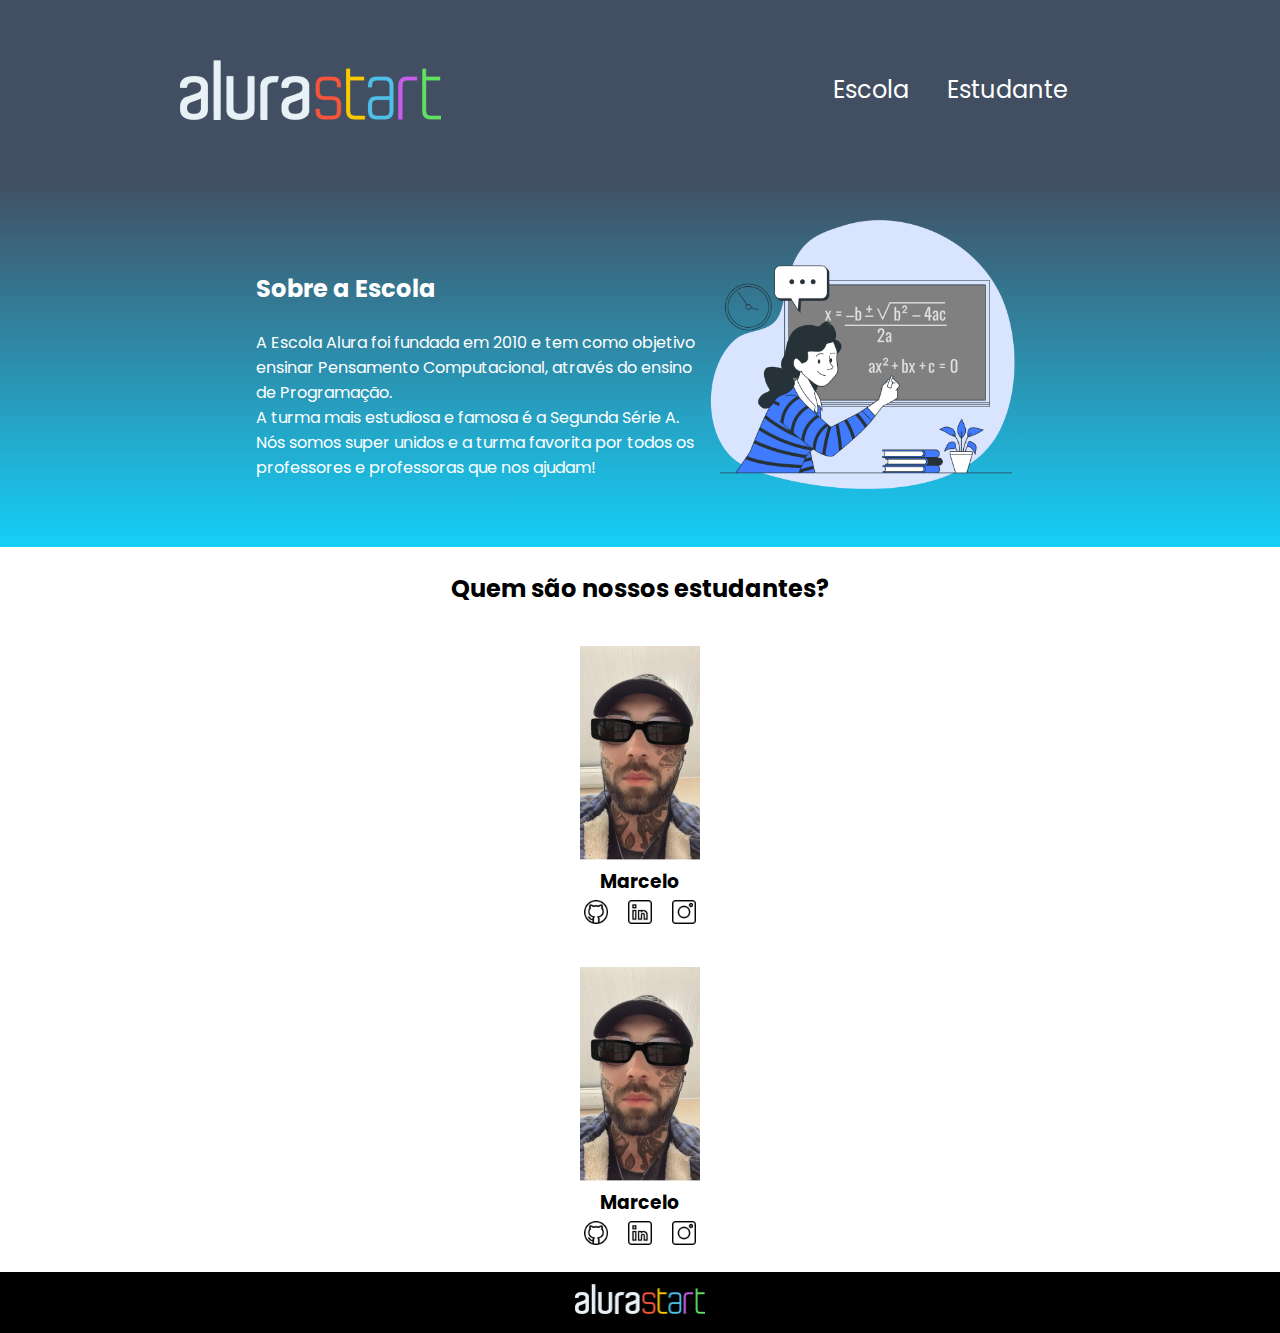
<file: index.html>
<!DOCTYPE html>
<html lang="en">
    <head>
        <meta charset="UTF-8">
        <meta http-equiv="X-UA-Compatible" content="IE=edge">
        <meta name="viewport" content="width=device-width, initial-scale=1.0">
        <title>Equipe Alura Start</title>
        <link rel="stylesheet" href="style.css">
        <link rel="preconnect" href="https://fonts.googleapis.com">
        <link rel="preconnect" href="https://fonts.gstatic.com" crossorigin>
        <link href="https://fonts.googleapis.com/css2?family=Poppins&display=swap" rel="stylesheet">
    </head>
<body>
    <header class="cabecalho">
        <img class="cabecalho imagem" src="alurastart logo 1.png" alt="logo da alura start">
        <ul class="cabecalho-lista-item">
            <li class="cabecalho-lista-item">Escola</li>
            <li class="cabecalho-lista-item">Estudante</li>
        </ul>
    </header>
    <section class="escola">
        <div class="escola-div-conteudo">
            <h2 class="escola-titulo">Sobre a Escola</h2>
            <p class="escola-texto-um">A Escola Alura foi fundada em 2010 e tem como objetivo ensinar Pensamento Computacional, através do ensino de  Programação.</p>
            <p class="escola-texto-dois">A turma mais estudiosa e famosa é a Segunda Série A. Nós somos super unidos e a turma favorita por todos os professores e professoras que nos ajudam!</p>
        </div>
        <img class="escola-imagem" src="Formula-bro.png" alt="Professora no quadro">
    </section>
   
    <section class="estudante">
        <h2 class="estudante-titulo">Quem são nossos estudantes?</h2>
        <div class="estudante-div">
     <img class="estudante-imagem" src="Marcelo.jpeg" alt="foto do marcelo">
                 <h3 class="estudante-nome">Marcelo</h3>
                 <img class="estudante-icone" src="github.png" alt="icone github">
                 <img class="estudante-icone" src="linkedin.png" alt="icone linkedin">
                 <img class="estudante-icone" src="instagram.png" alt="icone instagram">
        </div>
        <div class="estudante-div">
     <img class="estudante-imagem" src="Marcelo.jpeg" alt="foto do marcelo">
                 <h3 class="estudante-nome">Marcelo</h3>
                 <img class="estudante-icone" src="github.png" alt="icone github">
                 <img class="estudante-icone" src="linkedin.png" alt="icone linkedin">
                 <img class="estudante-icone" src="instagram.png" alt="icone instagram">
        </div>
</section>
<footer class="rodape">
    <img class="rodape-imagem"src="alurastart logo 1.png" alt="logo da alura start">
    </footer>

</body>
</html>
</file>
<file: style.css>
*{
    margin: 0;
    padding: 0;
}

body {
    font-family: 'Poppins', sans-serif;
}

.cabecalho {
    background-color: #424E61;
    color: white;
    display: flex;
    justify-content: space-around;
    align-items: center;
    padding: 24px 0;
}

.escola{
    background-image: #424E61;
    color:rgb(255, 255, 255);
    display: flex;
    justify-content: space-around;
    padding: 24px 0;
}

.cabecalho-imagem{
    width: 20%;
}

.cabecalho-lista-item{
    display: inline-block;
    margin: 0 16px;
    padding: 24px 0;
    font-size: 24px;
}

.escola-imagem{
    width: 25%;
}

.escola{
    background-image: linear-gradient(#424E61,#16CFF8);
    color:white;
    display: flex;
    justify-content: center;
    align-items: center;
    padding: 24px 0;
}

.escola-div-conteudo{
    width: 35%;
}
.escola-titulo{
    padding: 24px 0;
}

.rodape{
background-color: black;
text-align: center;
}

.rodape-imagem{
height: 30px;
padding: 12px 0;
}

.estudante-imagem{
    width: 120px;
}

.estudante-icone{
    width: 24px;
    padding: 4px 8px;
}

.estudante-div{
    text-align: center;
    padding: 16px 0;
}

.estudante-titulo{
    text-align: center;
    padding: 24px 0;
}

.estudante-todos{
    display: grid;
    grid-template-columns: 20% 20% 20% 20% 20%;
}
</file>
